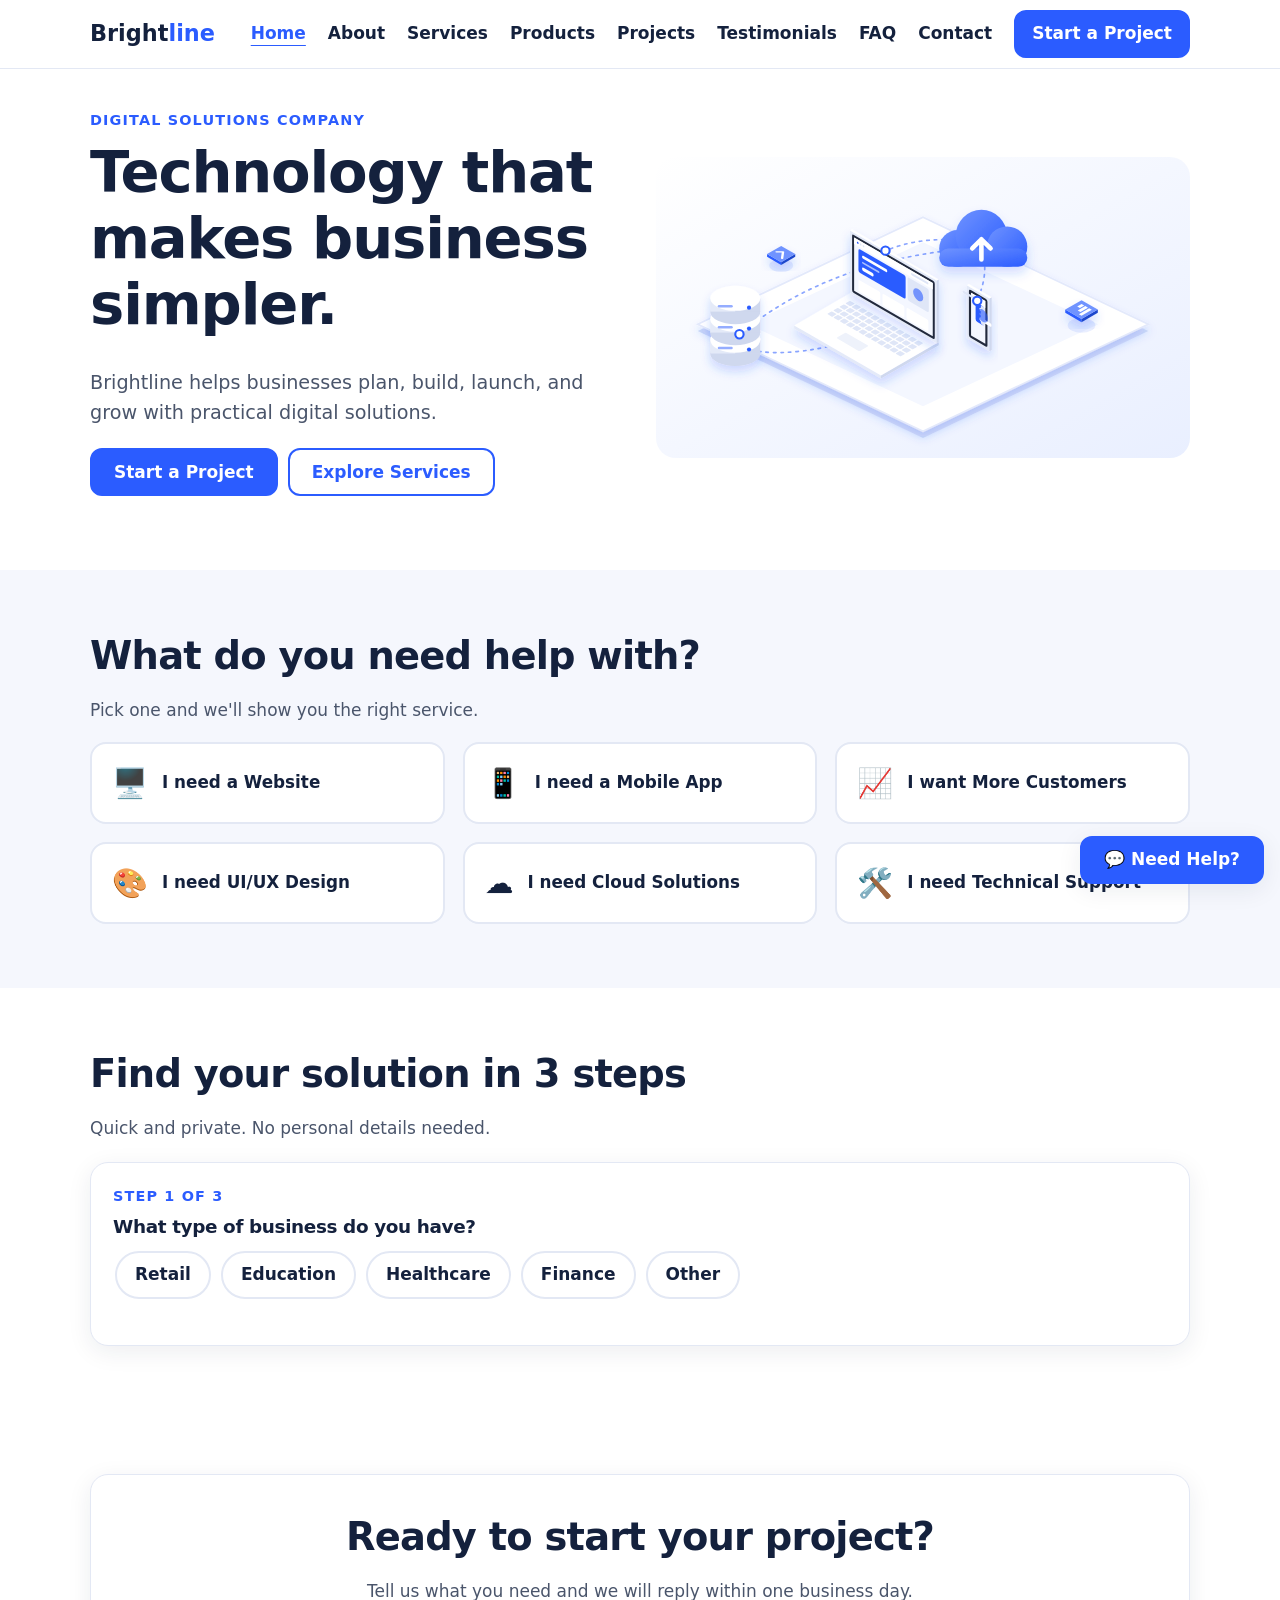
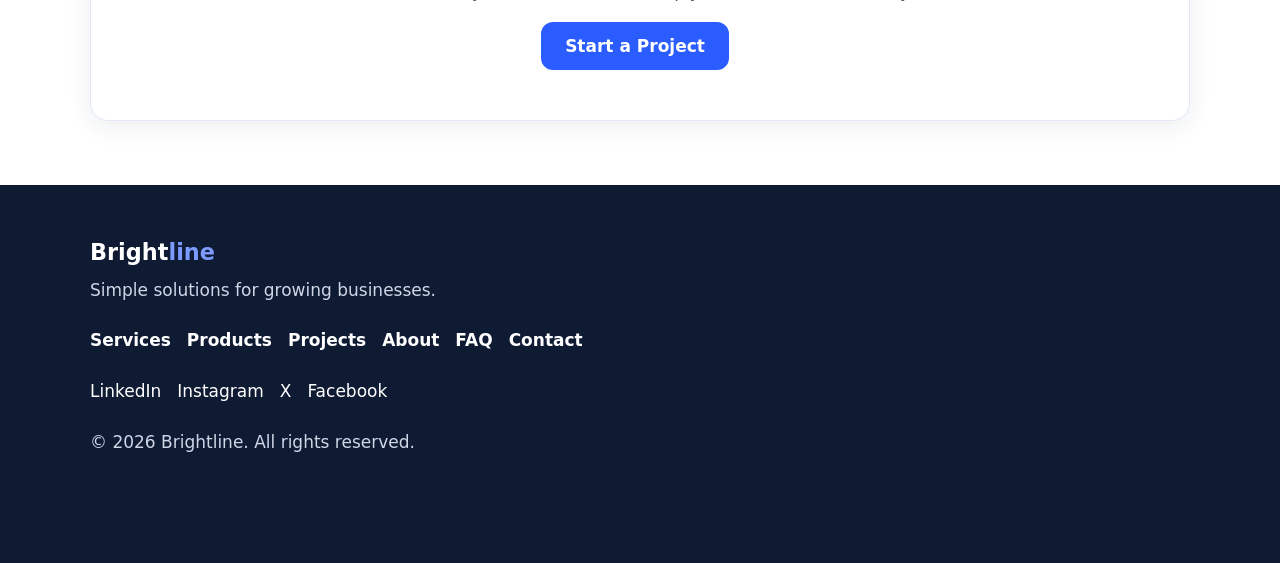
<file: brightline-website/index.html>
<!DOCTYPE html>
<html lang="en"><head><meta charset="utf-8"><meta name="viewport" content="width=device-width, initial-scale=1, viewport-fit=cover"><title>Brightline – Technology that makes business simpler</title><meta name="description" content="Brightline helps businesses plan, build, launch, and grow with practical digital solutions."><link rel="stylesheet" href="style.css"></head>
<body>
<a class="skip" href="#main">Skip to content</a>
<header><div class="w hd"><a class="logo" href="index.html">Bright<span>line</span></a>
<nav id="nav" aria-label="Main"><a class="on" aria-current="page" href="index.html">Home</a><a href="about.html">About</a><a href="services.html">Services</a><a href="products.html">Products</a><a href="projects.html">Projects</a><a href="testimonials.html">Testimonials</a><a href="faq.html">FAQ</a><a href="contact.html">Contact</a></nav>
<a class="btn sm" href="contact.html">Start a Project</a>
<button class="mb" id="mb" aria-expanded="false" aria-controls="nav" aria-label="Menu">☰</button></div></header>
<main id="main">
<section id="home" class="hero"><div class="w hg"><div>
<p class="eb">Digital solutions company</p><h1>Technology that makes business simpler.</h1>
<p class="lead">Brightline helps businesses plan, build, launch, and grow with practical digital solutions.</p>
<a class="btn" href="contact.html">Start a Project</a><a class="btn o" href="services.html">Explore Services</a></div>
<img id="hero" width="640" height="360" alt="Isometric illustration of a laptop, cloud, phone and database connected together"></div></section><section id="needs" class="alt"><div class="w"><h2>What do you need help with?</h2><p>Pick one and we'll show you the right service.</p>
<div class="g g3" id="nd"></div><div class="card" id="np" aria-live="polite" hidden></div></div></section><section id="finder"><div class="w"><h2>Find your solution in 3 steps</h2><p>Quick and private. No personal details needed.</p><div class="card" id="fd" aria-live="polite"></div></div></section><section id="cta"><div class="w"><div class="card" style="text-align:center;padding:40px 20px"><h2>Ready to start your project?</h2><p>Tell us what you need and we will reply within one business day.</p><a class="btn" href="contact.html">Start a Project</a></div></div></section>
</main>
<footer><div class="w"><a class="logo" href="index.html">Bright<span style="color:#7c9bff">line</span></a><p>Simple solutions for growing businesses.</p>
<nav style="display:block;position:static;background:none;border:0;padding:0" aria-label="Footer"><a href="services.html">Services</a><a href="products.html">Products</a><a href="projects.html">Projects</a><a href="about.html">About</a><a href="faq.html">FAQ</a><a href="contact.html">Contact</a></nav>
<p style="margin-top:12px"><a href="contact.html">LinkedIn</a><a href="contact.html">Instagram</a><a href="contact.html">X</a><a href="contact.html">Facebook</a></p>
<p>© 2026 Brightline. All rights reserved.</p></div></footer>
<div class="card" id="fp" hidden><h3>I'm interested in…</h3><div class="row" style="flex-wrap:wrap;overflow:visible" id="fo"></div><a class="btn" href="contact.html" style="margin:0" id="fc">Contact Us</a></div>
<button class="btn fb" id="fb" aria-expanded="false" aria-controls="fp">💬 Need Help?</button>
<script src="script.js"></script>
</body></html>
</file>
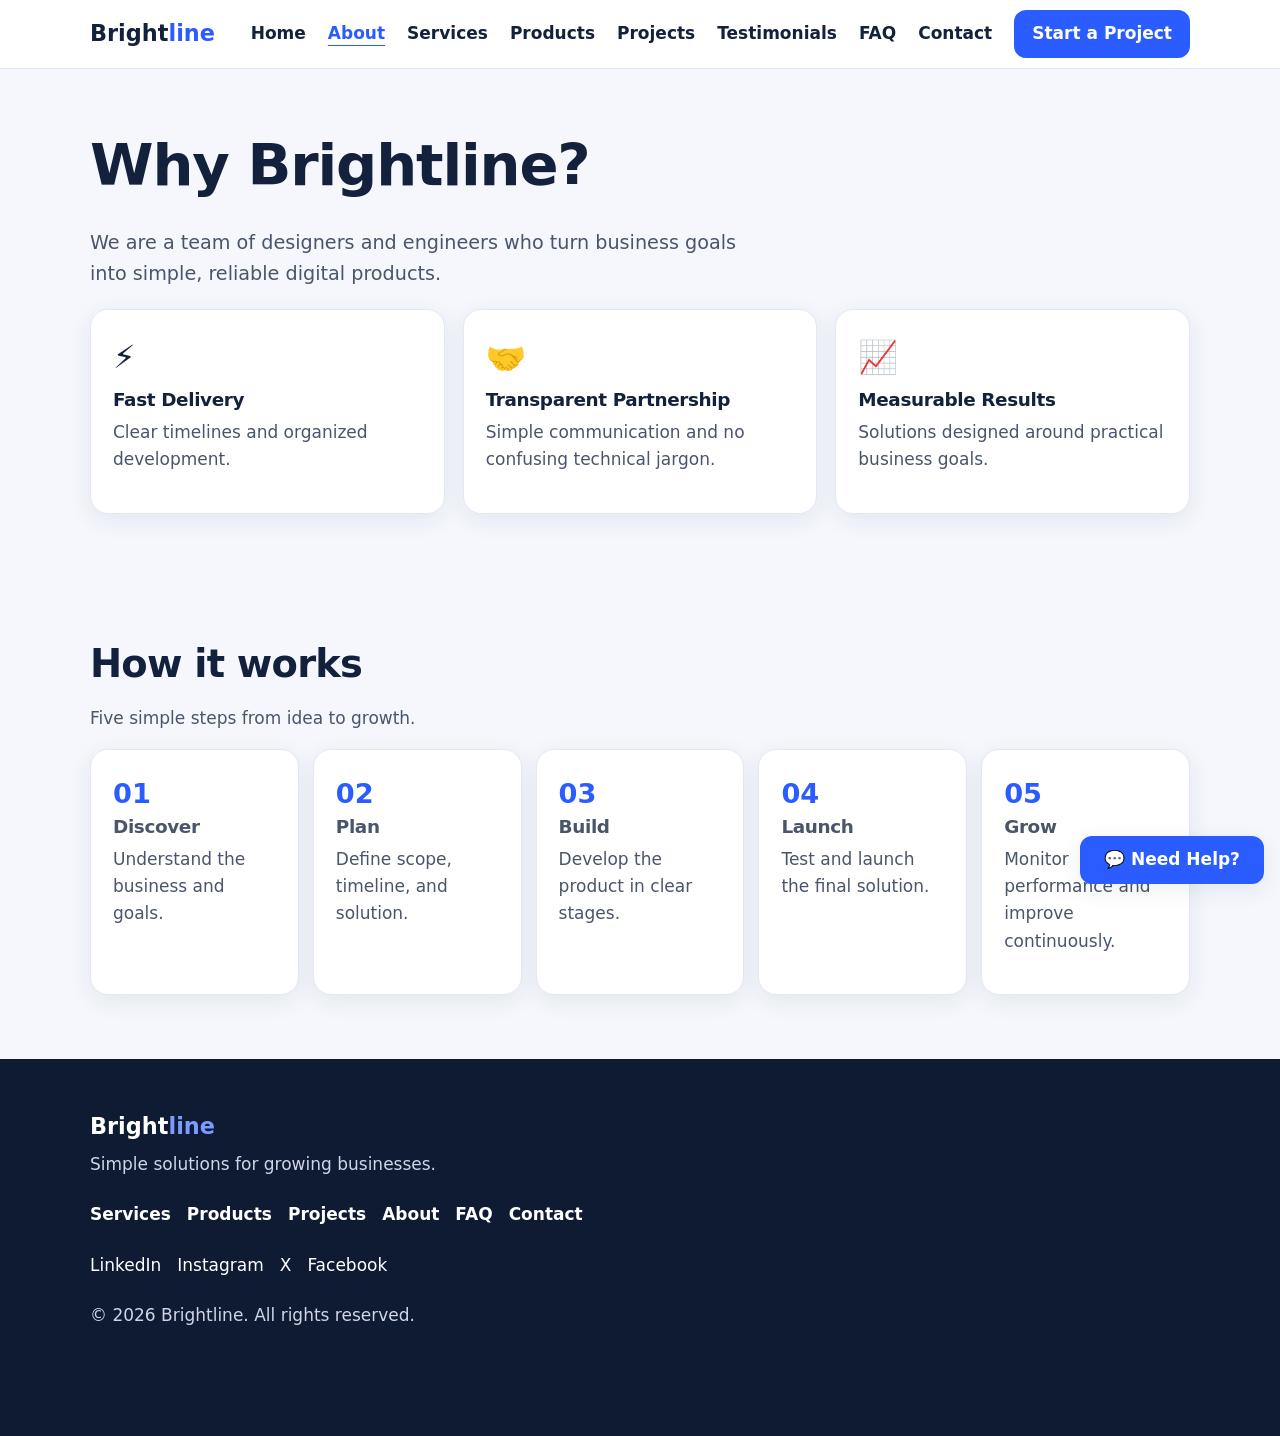
<file: brightline-website/about.html>
<!DOCTYPE html>
<html lang="en"><head><meta charset="utf-8"><meta name="viewport" content="width=device-width, initial-scale=1, viewport-fit=cover"><title>About – Brightline</title><meta name="description" content="Brightline helps businesses plan, build, launch, and grow with practical digital solutions."><link rel="stylesheet" href="style.css"></head>
<body>
<a class="skip" href="#main">Skip to content</a>
<header><div class="w hd"><a class="logo" href="index.html">Bright<span>line</span></a>
<nav id="nav" aria-label="Main"><a href="index.html">Home</a><a class="on" aria-current="page" href="about.html">About</a><a href="services.html">Services</a><a href="products.html">Products</a><a href="projects.html">Projects</a><a href="testimonials.html">Testimonials</a><a href="faq.html">FAQ</a><a href="contact.html">Contact</a></nav>
<a class="btn sm" href="contact.html">Start a Project</a>
<button class="mb" id="mb" aria-expanded="false" aria-controls="nav" aria-label="Menu">☰</button></div></header>
<main id="main">
<section id="about" class="alt"><div class="w"><h1>Why Brightline?</h1><p class="lead">We are a team of designers and engineers who turn business goals into simple, reliable digital products.</p>
<div class="g g3"><div class="card"><div class="ico">⚡</div><h3>Fast Delivery</h3><p>Clear timelines and organized development.</p></div>
<div class="card"><div class="ico">🤝</div><h3>Transparent Partnership</h3><p>Simple communication and no confusing technical jargon.</p></div>
<div class="card"><div class="ico">📈</div><h3>Measurable Results</h3><p>Solutions designed around practical business goals.</p></div></div></div></section><section id="how" class="alt"><div class="w"><h2>How it works</h2><p>Five simple steps from idea to growth.</p><ol class="tl">
<li class="card"><b>01</b><h3>Discover</h3><p>Understand the business and goals.</p></li><li class="card"><b>02</b><h3>Plan</h3><p>Define scope, timeline, and solution.</p></li>
<li class="card"><b>03</b><h3>Build</h3><p>Develop the product in clear stages.</p></li><li class="card"><b>04</b><h3>Launch</h3><p>Test and launch the final solution.</p></li>
<li class="card"><b>05</b><h3>Grow</h3><p>Monitor performance and improve continuously.</p></li></ol></div></section>
</main>
<footer><div class="w"><a class="logo" href="index.html">Bright<span style="color:#7c9bff">line</span></a><p>Simple solutions for growing businesses.</p>
<nav style="display:block;position:static;background:none;border:0;padding:0" aria-label="Footer"><a href="services.html">Services</a><a href="products.html">Products</a><a href="projects.html">Projects</a><a href="about.html">About</a><a href="faq.html">FAQ</a><a href="contact.html">Contact</a></nav>
<p style="margin-top:12px"><a href="contact.html">LinkedIn</a><a href="contact.html">Instagram</a><a href="contact.html">X</a><a href="contact.html">Facebook</a></p>
<p>© 2026 Brightline. All rights reserved.</p></div></footer>
<div class="card" id="fp" hidden><h3>I'm interested in…</h3><div class="row" style="flex-wrap:wrap;overflow:visible" id="fo"></div><a class="btn" href="contact.html" style="margin:0" id="fc">Contact Us</a></div>
<button class="btn fb" id="fb" aria-expanded="false" aria-controls="fp">💬 Need Help?</button>
<script src="script.js"></script>
</body></html>
</file>
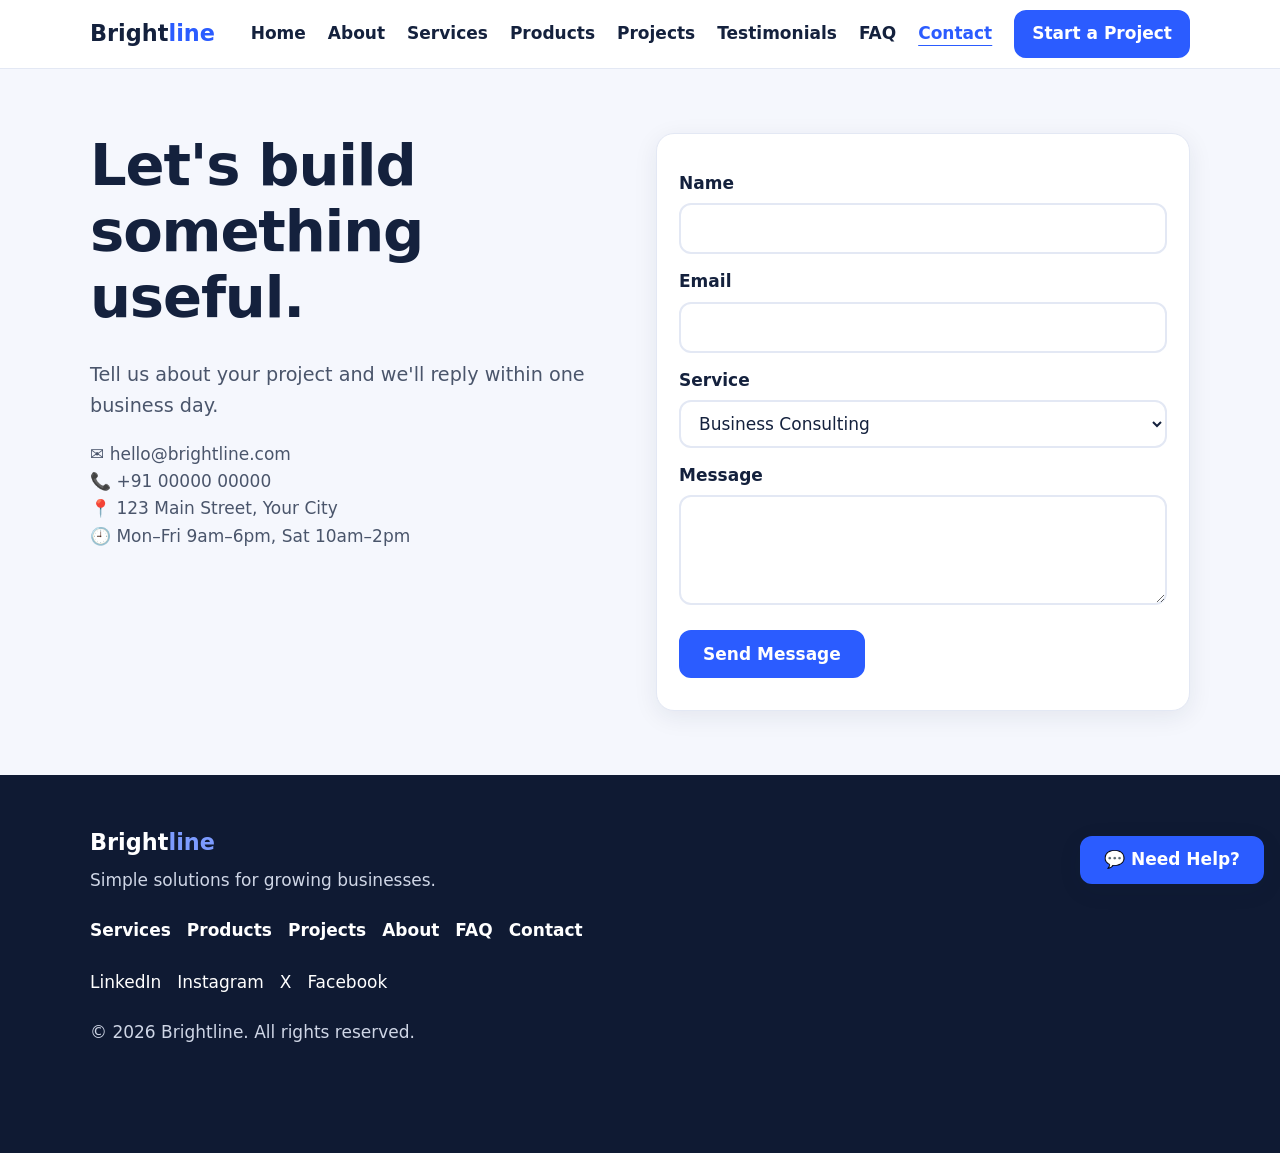
<file: brightline-website/contact.html>
<!DOCTYPE html>
<html lang="en"><head><meta charset="utf-8"><meta name="viewport" content="width=device-width, initial-scale=1, viewport-fit=cover"><title>Contact – Brightline</title><meta name="description" content="Brightline helps businesses plan, build, launch, and grow with practical digital solutions."><link rel="stylesheet" href="style.css"></head>
<body>
<a class="skip" href="#main">Skip to content</a>
<header><div class="w hd"><a class="logo" href="index.html">Bright<span>line</span></a>
<nav id="nav" aria-label="Main"><a href="index.html">Home</a><a href="about.html">About</a><a href="services.html">Services</a><a href="products.html">Products</a><a href="projects.html">Projects</a><a href="testimonials.html">Testimonials</a><a href="faq.html">FAQ</a><a class="on" aria-current="page" href="contact.html">Contact</a></nav>
<a class="btn sm" href="contact.html">Start a Project</a>
<button class="mb" id="mb" aria-expanded="false" aria-controls="nav" aria-label="Menu">☰</button></div></header>
<main id="main">
<section id="contact" class="alt"><div class="w cg"><div><h1>Let's build something useful.</h1><p class="lead">Tell us about your project and we'll reply within one business day.</p>
<p>✉️ hello@brightline.com<br>📞 +91 00000 00000<br>📍 123 Main Street, Your City<br>🕘 Mon–Fri 9am–6pm, Sat 10am–2pm</p></div>
<form class="card" id="cf"><label for="nm">Name</label><input id="nm" autocomplete="name" required>
<label for="em">Email</label><input id="em" type="email" autocomplete="email" required>
<label for="sel">Service</label><select id="sel"></select>
<label for="ms">Message</label><textarea id="ms" required></textarea>
<p></p><button class="btn" type="submit">Send Message</button>
<div class="ok" id="ok" role="status">✓ Thank you! Your message has been sent. We'll reply within one business day.</div></form></div></section>
</main>
<footer><div class="w"><a class="logo" href="index.html">Bright<span style="color:#7c9bff">line</span></a><p>Simple solutions for growing businesses.</p>
<nav style="display:block;position:static;background:none;border:0;padding:0" aria-label="Footer"><a href="services.html">Services</a><a href="products.html">Products</a><a href="projects.html">Projects</a><a href="about.html">About</a><a href="faq.html">FAQ</a><a href="contact.html">Contact</a></nav>
<p style="margin-top:12px"><a href="contact.html">LinkedIn</a><a href="contact.html">Instagram</a><a href="contact.html">X</a><a href="contact.html">Facebook</a></p>
<p>© 2026 Brightline. All rights reserved.</p></div></footer>
<div class="card" id="fp" hidden><h3>I'm interested in…</h3><div class="row" style="flex-wrap:wrap;overflow:visible" id="fo"></div><a class="btn" href="contact.html" style="margin:0" id="fc">Contact Us</a></div>
<button class="btn fb" id="fb" aria-expanded="false" aria-controls="fp">💬 Need Help?</button>
<script src="script.js"></script>
</body></html>
</file>
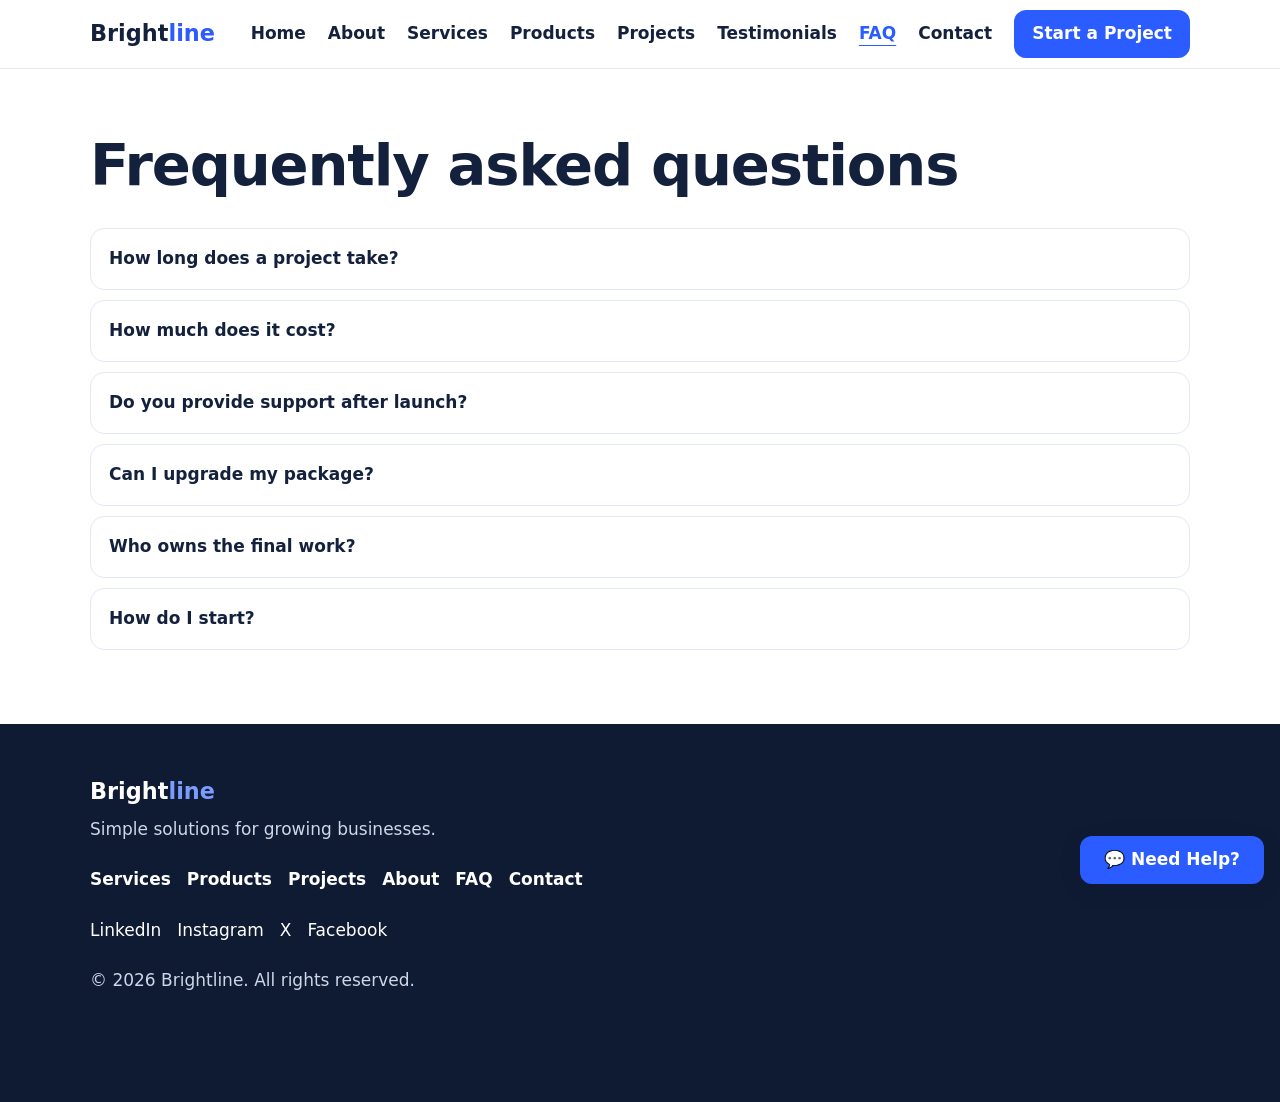
<file: brightline-website/faq.html>
<!DOCTYPE html>
<html lang="en"><head><meta charset="utf-8"><meta name="viewport" content="width=device-width, initial-scale=1, viewport-fit=cover"><title>FAQ – Brightline</title><meta name="description" content="Brightline helps businesses plan, build, launch, and grow with practical digital solutions."><link rel="stylesheet" href="style.css"></head>
<body>
<a class="skip" href="#main">Skip to content</a>
<header><div class="w hd"><a class="logo" href="index.html">Bright<span>line</span></a>
<nav id="nav" aria-label="Main"><a href="index.html">Home</a><a href="about.html">About</a><a href="services.html">Services</a><a href="products.html">Products</a><a href="projects.html">Projects</a><a href="testimonials.html">Testimonials</a><a class="on" aria-current="page" href="faq.html">FAQ</a><a href="contact.html">Contact</a></nav>
<a class="btn sm" href="contact.html">Start a Project</a>
<button class="mb" id="mb" aria-expanded="false" aria-controls="nav" aria-label="Menu">☰</button></div></header>
<main id="main">
<section id="faq"><div class="w"><h1>Frequently asked questions</h1><div id="fq"></div></div></section>
</main>
<footer><div class="w"><a class="logo" href="index.html">Bright<span style="color:#7c9bff">line</span></a><p>Simple solutions for growing businesses.</p>
<nav style="display:block;position:static;background:none;border:0;padding:0" aria-label="Footer"><a href="services.html">Services</a><a href="products.html">Products</a><a href="projects.html">Projects</a><a href="about.html">About</a><a href="faq.html">FAQ</a><a href="contact.html">Contact</a></nav>
<p style="margin-top:12px"><a href="contact.html">LinkedIn</a><a href="contact.html">Instagram</a><a href="contact.html">X</a><a href="contact.html">Facebook</a></p>
<p>© 2026 Brightline. All rights reserved.</p></div></footer>
<div class="card" id="fp" hidden><h3>I'm interested in…</h3><div class="row" style="flex-wrap:wrap;overflow:visible" id="fo"></div><a class="btn" href="contact.html" style="margin:0" id="fc">Contact Us</a></div>
<button class="btn fb" id="fb" aria-expanded="false" aria-controls="fp">💬 Need Help?</button>
<script src="script.js"></script>
</body></html>
</file>
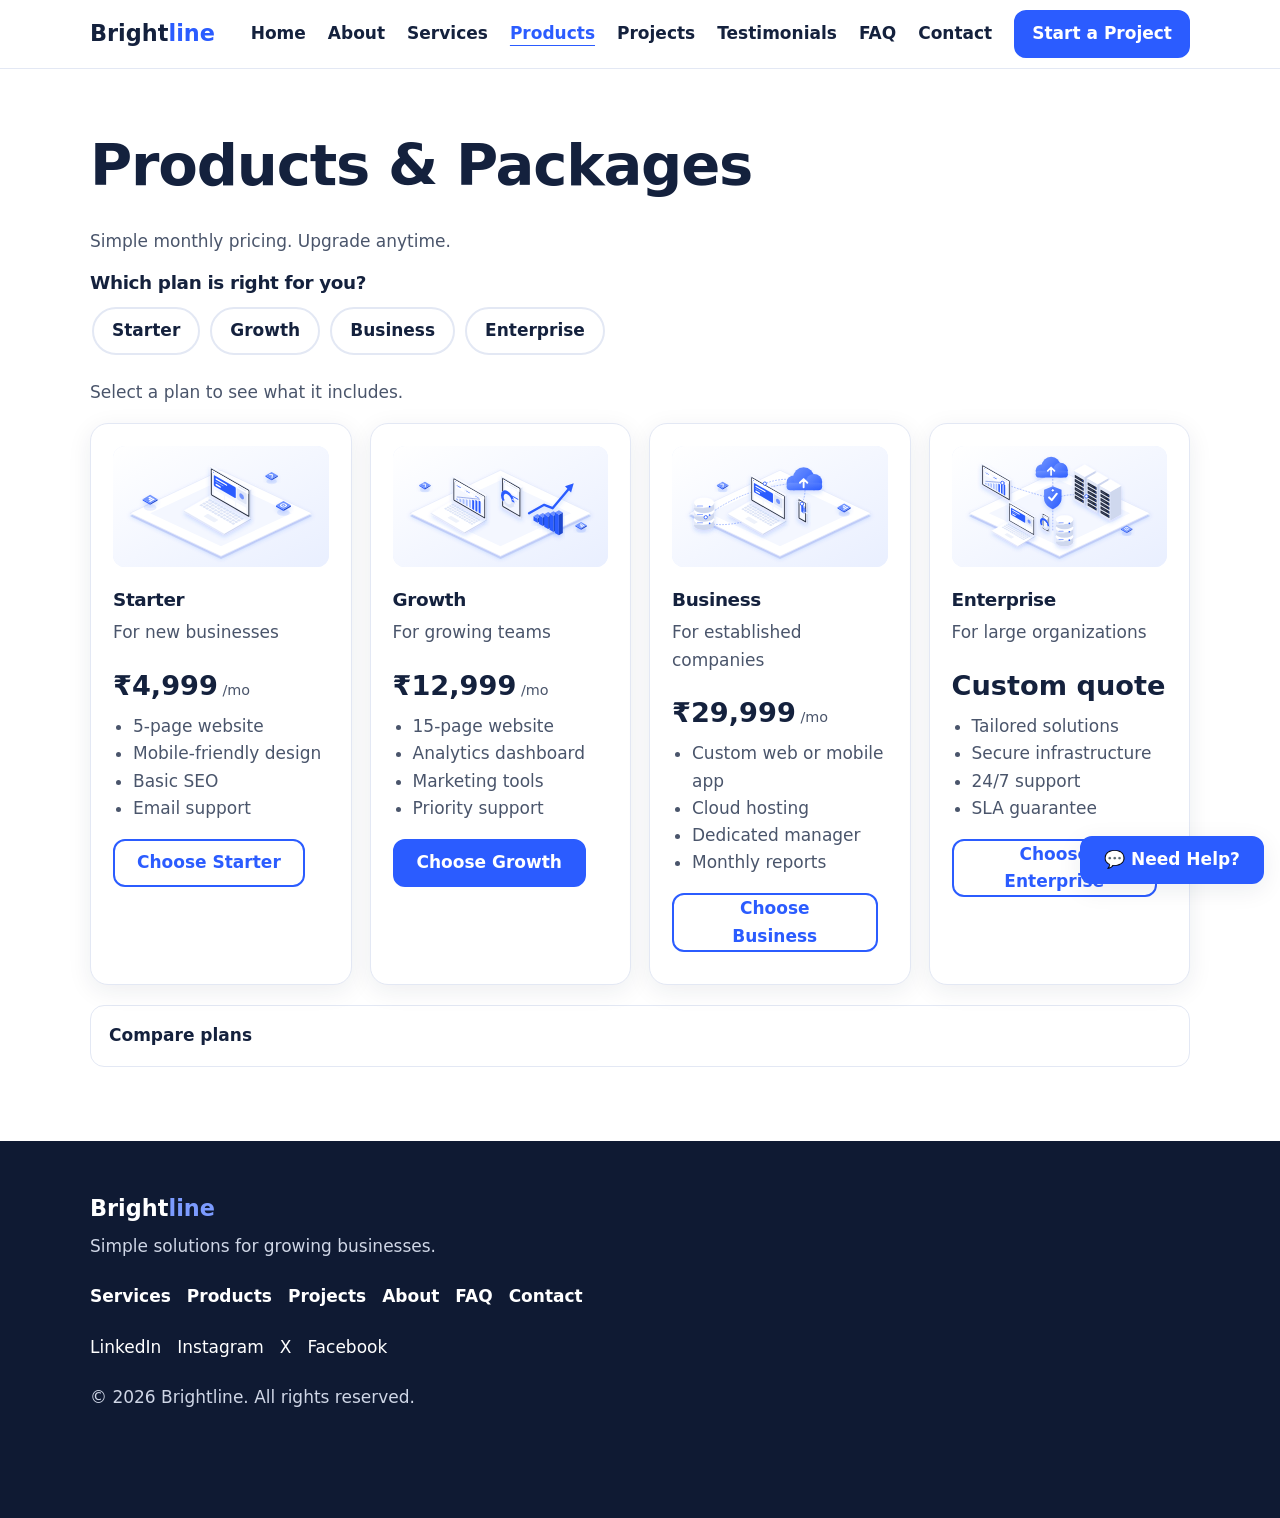
<file: brightline-website/products.html>
<!DOCTYPE html>
<html lang="en"><head><meta charset="utf-8"><meta name="viewport" content="width=device-width, initial-scale=1, viewport-fit=cover"><title>Products & Packages – Brightline</title><meta name="description" content="Brightline helps businesses plan, build, launch, and grow with practical digital solutions."><link rel="stylesheet" href="style.css"></head>
<body>
<a class="skip" href="#main">Skip to content</a>
<header><div class="w hd"><a class="logo" href="index.html">Bright<span>line</span></a>
<nav id="nav" aria-label="Main"><a href="index.html">Home</a><a href="about.html">About</a><a href="services.html">Services</a><a class="on" aria-current="page" href="products.html">Products</a><a href="projects.html">Projects</a><a href="testimonials.html">Testimonials</a><a href="faq.html">FAQ</a><a href="contact.html">Contact</a></nav>
<a class="btn sm" href="contact.html">Start a Project</a>
<button class="mb" id="mb" aria-expanded="false" aria-controls="nav" aria-label="Menu">☰</button></div></header>
<main id="main">
<section id="products"><div class="w"><h1>Products &amp; Packages</h1><p>Simple monthly pricing. Upgrade anytime.</p>
<h3>Which plan is right for you?</h3><div class="row" id="pp" role="group" aria-label="Choose a plan"></div><p id="pd" aria-live="polite">Select a plan to see what it includes.</p>
<div class="g g4" id="pk"></div>
<details style="margin-top:20px"><summary>Compare plans</summary><div class="tw"><table><tr><th>Feature</th><th>Starter</th><th>Growth</th><th>Business</th><th>Enterprise</th></tr>
<tr><td>Website pages</td><td>5</td><td>15</td><td>Unlimited</td><td>Unlimited</td></tr><tr><td>Mobile app</td><td>No</td><td>No</td><td>Yes</td><td>Yes</td></tr>
<tr><td>Analytics</td><td>Basic</td><td>Yes</td><td>Advanced</td><td>Advanced</td></tr><tr><td>Cloud hosting</td><td>No</td><td>No</td><td>Yes</td><td>Yes</td></tr>
<tr><td>Support</td><td>Email</td><td>Priority</td><td>Dedicated</td><td>24/7</td></tr></table></div></details></div></section>
</main>
<footer><div class="w"><a class="logo" href="index.html">Bright<span style="color:#7c9bff">line</span></a><p>Simple solutions for growing businesses.</p>
<nav style="display:block;position:static;background:none;border:0;padding:0" aria-label="Footer"><a href="services.html">Services</a><a href="products.html">Products</a><a href="projects.html">Projects</a><a href="about.html">About</a><a href="faq.html">FAQ</a><a href="contact.html">Contact</a></nav>
<p style="margin-top:12px"><a href="contact.html">LinkedIn</a><a href="contact.html">Instagram</a><a href="contact.html">X</a><a href="contact.html">Facebook</a></p>
<p>© 2026 Brightline. All rights reserved.</p></div></footer>
<div class="card" id="fp" hidden><h3>I'm interested in…</h3><div class="row" style="flex-wrap:wrap;overflow:visible" id="fo"></div><a class="btn" href="contact.html" style="margin:0" id="fc">Contact Us</a></div>
<button class="btn fb" id="fb" aria-expanded="false" aria-controls="fp">💬 Need Help?</button>
<script src="script.js"></script>
</body></html>
</file>
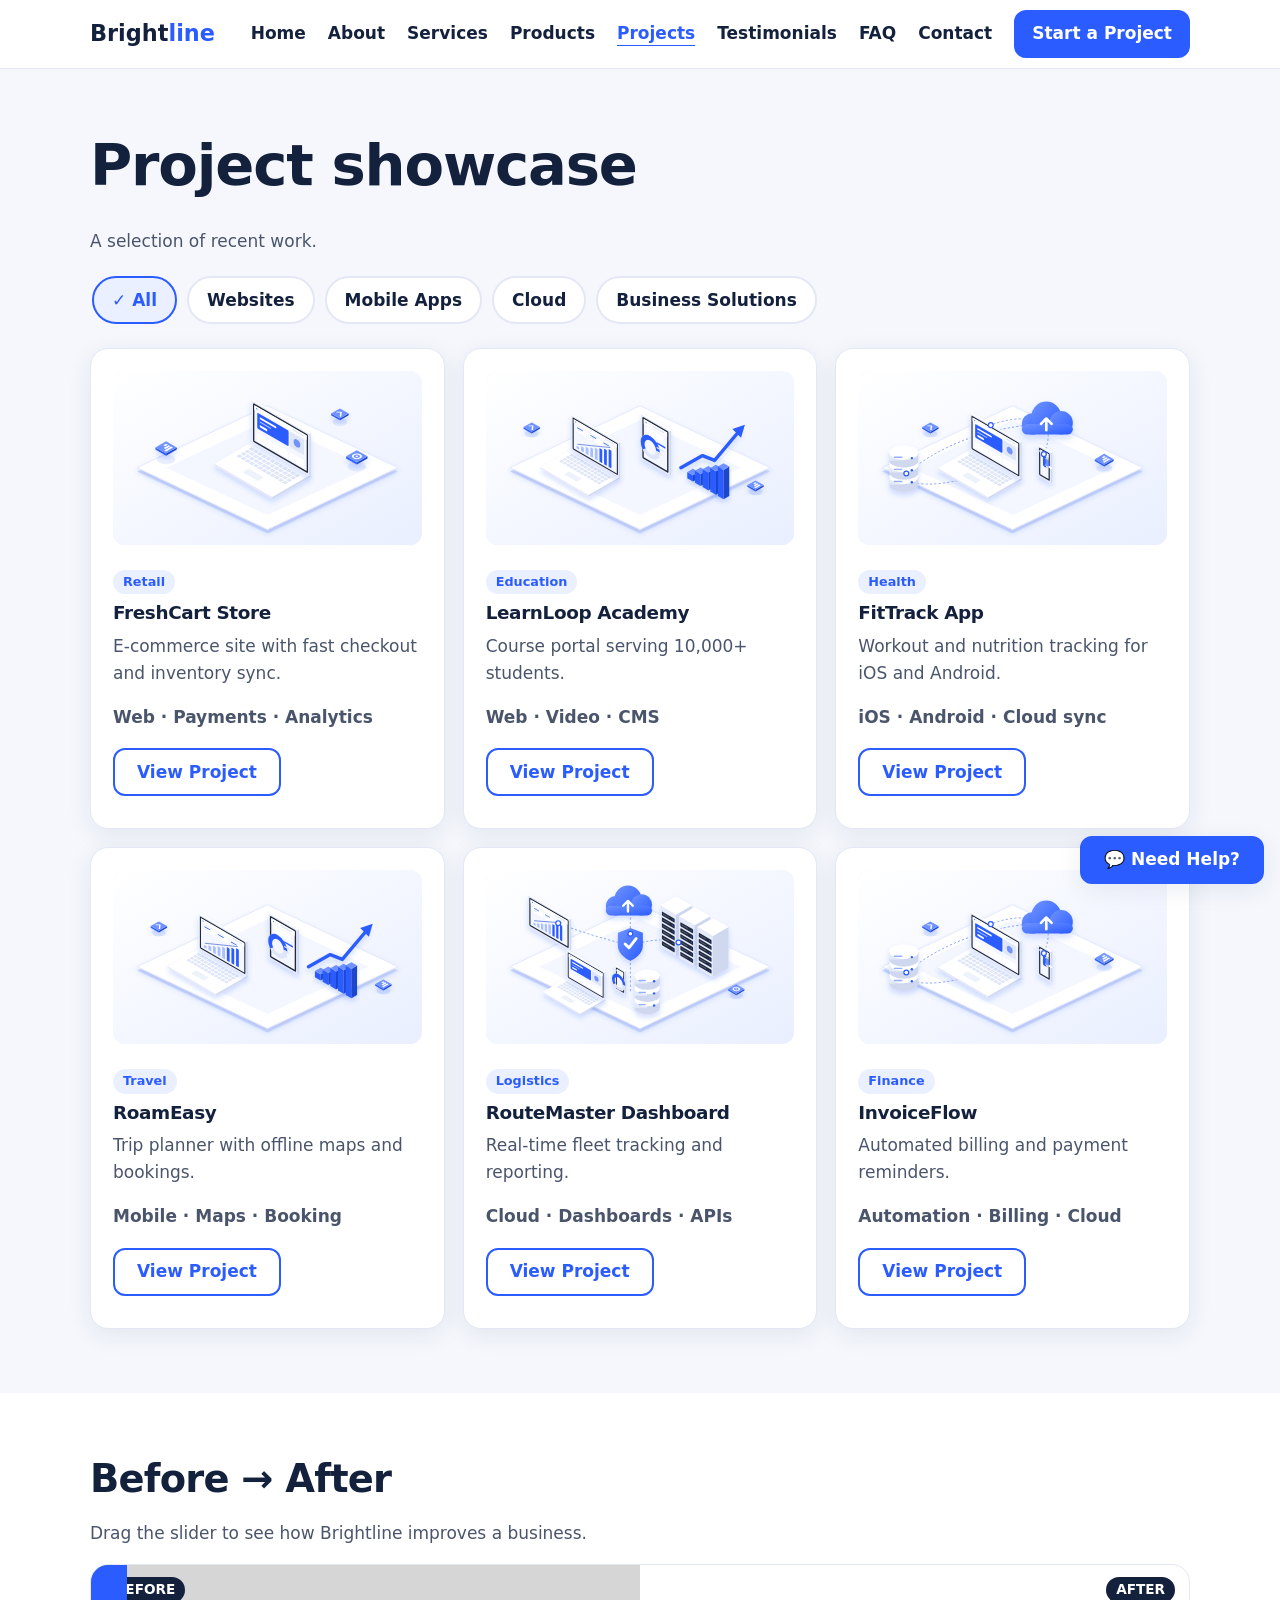
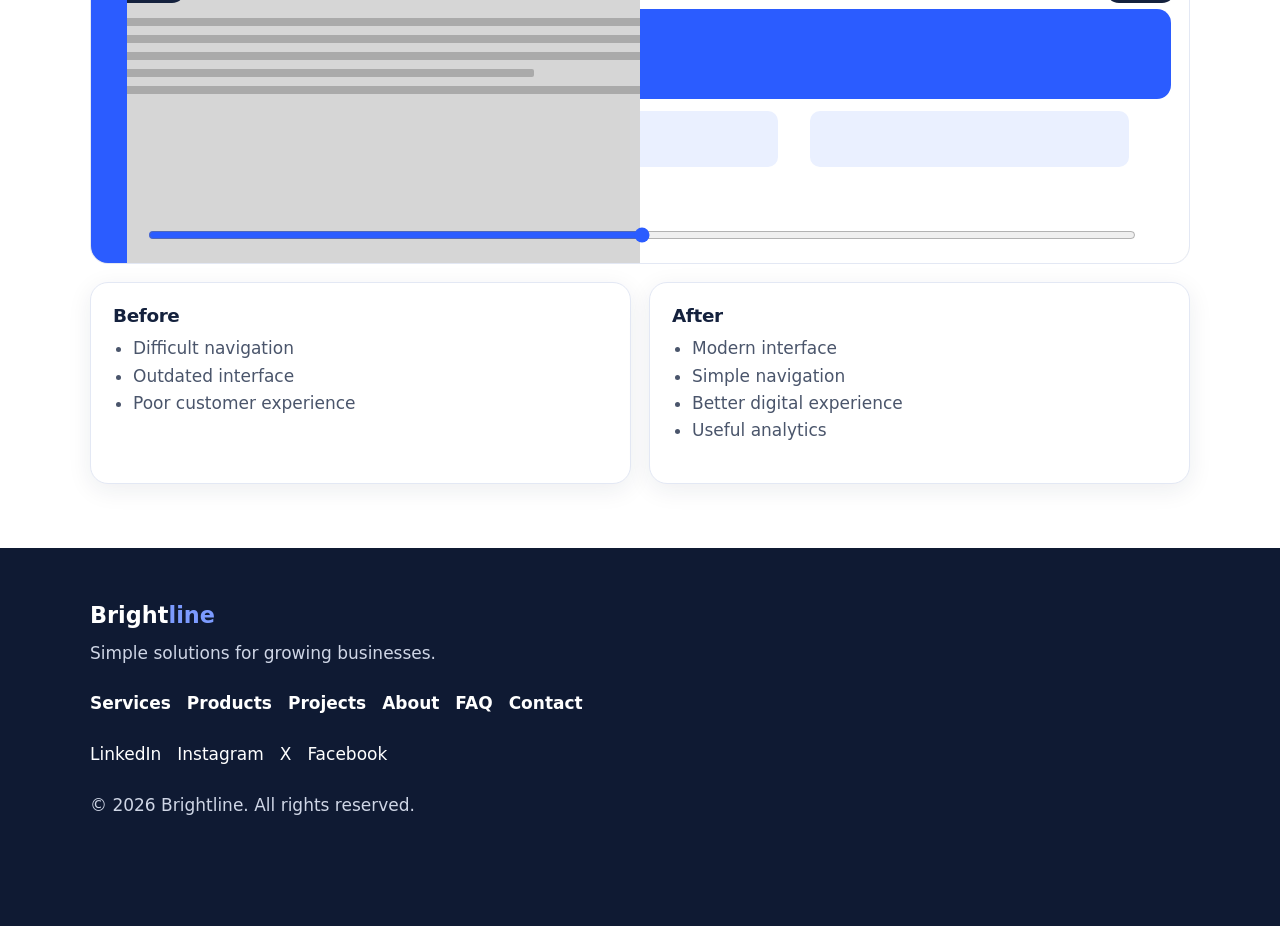
<file: brightline-website/projects.html>
<!DOCTYPE html>
<html lang="en"><head><meta charset="utf-8"><meta name="viewport" content="width=device-width, initial-scale=1, viewport-fit=cover"><title>Projects – Brightline</title><meta name="description" content="Brightline helps businesses plan, build, launch, and grow with practical digital solutions."><link rel="stylesheet" href="style.css"></head>
<body>
<a class="skip" href="#main">Skip to content</a>
<header><div class="w hd"><a class="logo" href="index.html">Bright<span>line</span></a>
<nav id="nav" aria-label="Main"><a href="index.html">Home</a><a href="about.html">About</a><a href="services.html">Services</a><a href="products.html">Products</a><a class="on" aria-current="page" href="projects.html">Projects</a><a href="testimonials.html">Testimonials</a><a href="faq.html">FAQ</a><a href="contact.html">Contact</a></nav>
<a class="btn sm" href="contact.html">Start a Project</a>
<button class="mb" id="mb" aria-expanded="false" aria-controls="nav" aria-label="Menu">☰</button></div></header>
<main id="main">
<section id="projects" class="alt"><div class="w"><h1>Project showcase</h1><p>A selection of recent work.</p><div class="row" id="pf" role="group" aria-label="Filter projects"></div><div class="g g3" id="pj"></div></div></section><section id="results"><div class="w"><h2>Before → After</h2><p>Drag the slider to see how Brightline improves a business.</p>
<div class="ba" id="ba"><div class="bfore"><span class="lb">BEFORE</span><i style="width:90%"></i><i style="width:60%"></i><i style="width:80%"></i><i style="width:40%"></i><i style="width:70%"></i></div>
<div class="aft"><span class="lb">AFTER</span><b></b><u></u><u></u><u></u></div><div class="bar"></div>
<input type="range" id="bs" min="5" max="95" value="50" aria-label="Compare before and after"></div>
<div class="g"><div class="card"><h3>Before</h3><ul><li>Difficult navigation</li><li>Outdated interface</li><li>Poor customer experience</li></ul></div>
<div class="card"><h3>After</h3><ul><li>Modern interface</li><li>Simple navigation</li><li>Better digital experience</li><li>Useful analytics</li></ul></div></div></div></section>
</main>
<footer><div class="w"><a class="logo" href="index.html">Bright<span style="color:#7c9bff">line</span></a><p>Simple solutions for growing businesses.</p>
<nav style="display:block;position:static;background:none;border:0;padding:0" aria-label="Footer"><a href="services.html">Services</a><a href="products.html">Products</a><a href="projects.html">Projects</a><a href="about.html">About</a><a href="faq.html">FAQ</a><a href="contact.html">Contact</a></nav>
<p style="margin-top:12px"><a href="contact.html">LinkedIn</a><a href="contact.html">Instagram</a><a href="contact.html">X</a><a href="contact.html">Facebook</a></p>
<p>© 2026 Brightline. All rights reserved.</p></div></footer>
<div class="card" id="fp" hidden><h3>I'm interested in…</h3><div class="row" style="flex-wrap:wrap;overflow:visible" id="fo"></div><a class="btn" href="contact.html" style="margin:0" id="fc">Contact Us</a></div>
<button class="btn fb" id="fb" aria-expanded="false" aria-controls="fp">💬 Need Help?</button>
<script src="script.js"></script>
</body></html>
</file>
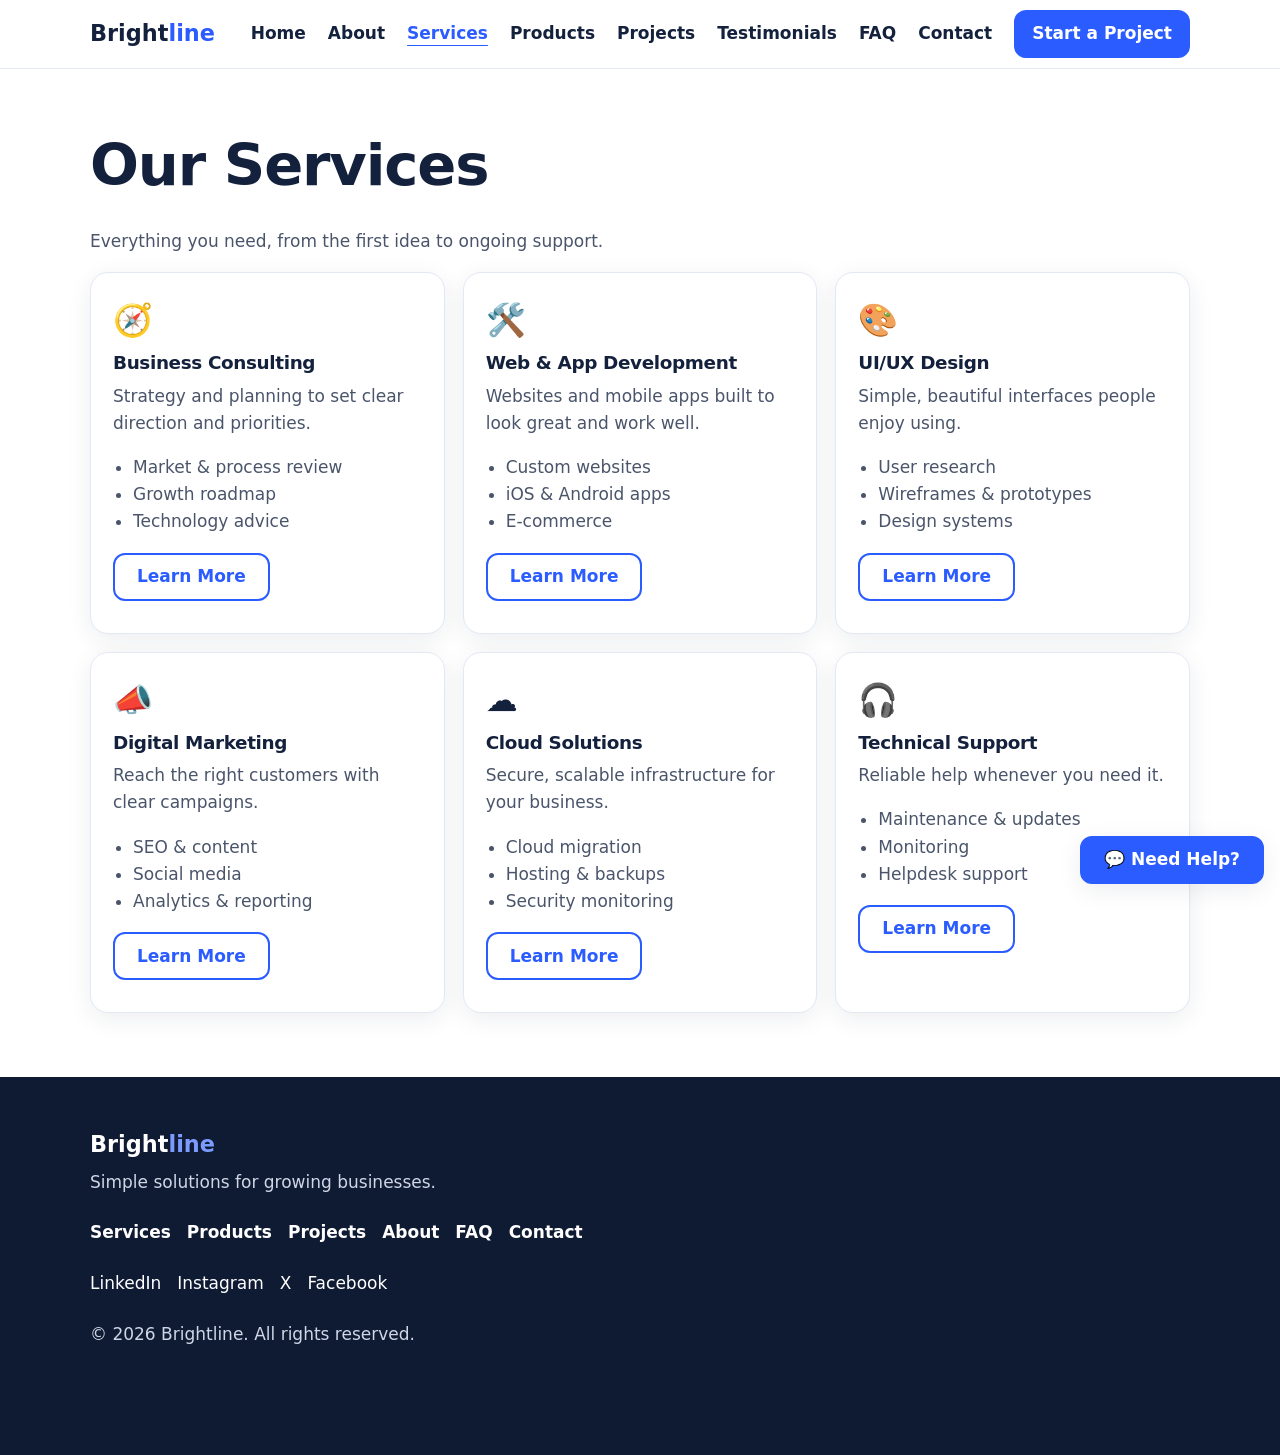
<file: brightline-website/services.html>
<!DOCTYPE html>
<html lang="en"><head><meta charset="utf-8"><meta name="viewport" content="width=device-width, initial-scale=1, viewport-fit=cover"><title>Services – Brightline</title><meta name="description" content="Brightline helps businesses plan, build, launch, and grow with practical digital solutions."><link rel="stylesheet" href="style.css"></head>
<body>
<a class="skip" href="#main">Skip to content</a>
<header><div class="w hd"><a class="logo" href="index.html">Bright<span>line</span></a>
<nav id="nav" aria-label="Main"><a href="index.html">Home</a><a href="about.html">About</a><a class="on" aria-current="page" href="services.html">Services</a><a href="products.html">Products</a><a href="projects.html">Projects</a><a href="testimonials.html">Testimonials</a><a href="faq.html">FAQ</a><a href="contact.html">Contact</a></nav>
<a class="btn sm" href="contact.html">Start a Project</a>
<button class="mb" id="mb" aria-expanded="false" aria-controls="nav" aria-label="Menu">☰</button></div></header>
<main id="main">
<section id="services"><div class="w"><h1>Our Services</h1><p>Everything you need, from the first idea to ongoing support.</p><div class="g g3" id="sv"></div></div></section>
</main>
<footer><div class="w"><a class="logo" href="index.html">Bright<span style="color:#7c9bff">line</span></a><p>Simple solutions for growing businesses.</p>
<nav style="display:block;position:static;background:none;border:0;padding:0" aria-label="Footer"><a href="services.html">Services</a><a href="products.html">Products</a><a href="projects.html">Projects</a><a href="about.html">About</a><a href="faq.html">FAQ</a><a href="contact.html">Contact</a></nav>
<p style="margin-top:12px"><a href="contact.html">LinkedIn</a><a href="contact.html">Instagram</a><a href="contact.html">X</a><a href="contact.html">Facebook</a></p>
<p>© 2026 Brightline. All rights reserved.</p></div></footer>
<div class="card" id="fp" hidden><h3>I'm interested in…</h3><div class="row" style="flex-wrap:wrap;overflow:visible" id="fo"></div><a class="btn" href="contact.html" style="margin:0" id="fc">Contact Us</a></div>
<button class="btn fb" id="fb" aria-expanded="false" aria-controls="fp">💬 Need Help?</button>
<script src="script.js"></script>
</body></html>
</file>
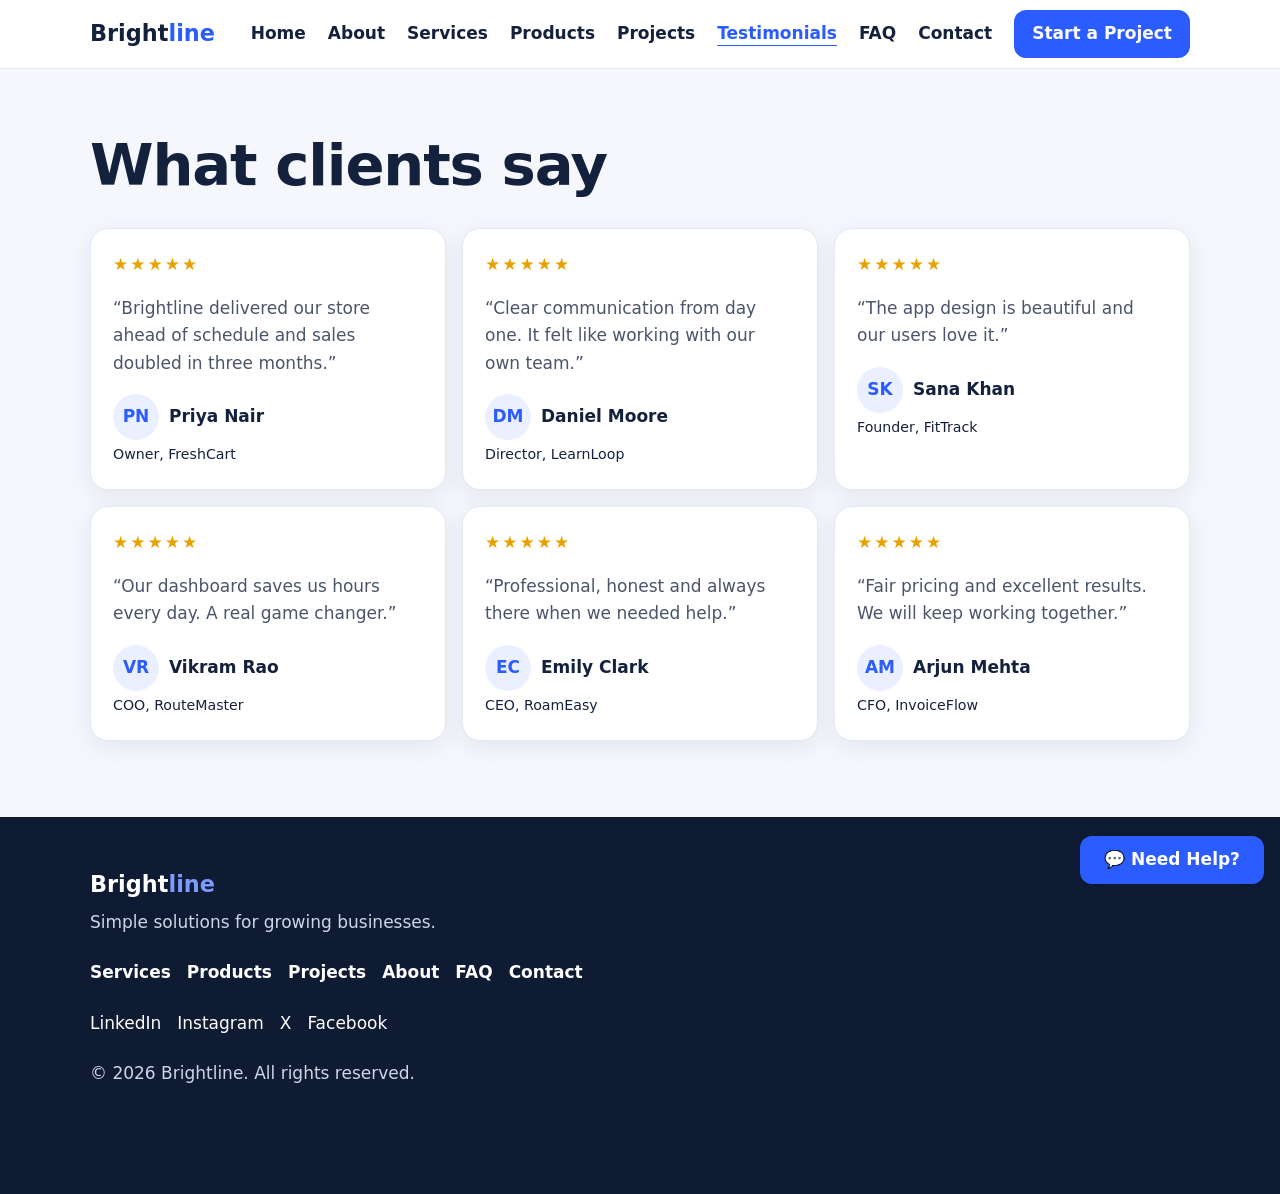
<file: brightline-website/testimonials.html>
<!DOCTYPE html>
<html lang="en"><head><meta charset="utf-8"><meta name="viewport" content="width=device-width, initial-scale=1, viewport-fit=cover"><title>Testimonials – Brightline</title><meta name="description" content="Brightline helps businesses plan, build, launch, and grow with practical digital solutions."><link rel="stylesheet" href="style.css"></head>
<body>
<a class="skip" href="#main">Skip to content</a>
<header><div class="w hd"><a class="logo" href="index.html">Bright<span>line</span></a>
<nav id="nav" aria-label="Main"><a href="index.html">Home</a><a href="about.html">About</a><a href="services.html">Services</a><a href="products.html">Products</a><a href="projects.html">Projects</a><a class="on" aria-current="page" href="testimonials.html">Testimonials</a><a href="faq.html">FAQ</a><a href="contact.html">Contact</a></nav>
<a class="btn sm" href="contact.html">Start a Project</a>
<button class="mb" id="mb" aria-expanded="false" aria-controls="nav" aria-label="Menu">☰</button></div></header>
<main id="main">
<section id="testimonials" class="alt"><div class="w"><h1>What clients say</h1><div class="car" id="tm"></div></div></section>
</main>
<footer><div class="w"><a class="logo" href="index.html">Bright<span style="color:#7c9bff">line</span></a><p>Simple solutions for growing businesses.</p>
<nav style="display:block;position:static;background:none;border:0;padding:0" aria-label="Footer"><a href="services.html">Services</a><a href="products.html">Products</a><a href="projects.html">Projects</a><a href="about.html">About</a><a href="faq.html">FAQ</a><a href="contact.html">Contact</a></nav>
<p style="margin-top:12px"><a href="contact.html">LinkedIn</a><a href="contact.html">Instagram</a><a href="contact.html">X</a><a href="contact.html">Facebook</a></p>
<p>© 2026 Brightline. All rights reserved.</p></div></footer>
<div class="card" id="fp" hidden><h3>I'm interested in…</h3><div class="row" style="flex-wrap:wrap;overflow:visible" id="fo"></div><a class="btn" href="contact.html" style="margin:0" id="fc">Contact Us</a></div>
<button class="btn fb" id="fb" aria-expanded="false" aria-controls="fp">💬 Need Help?</button>
<script src="script.js"></script>
</body></html>
</file>
<file: brightline-website/style.css>
:root{box-sizing:border-box;padding-top:env(safe-area-inset-top,0px);padding-bottom:env(safe-area-inset-bottom,0px);--bg:#fff;--alt:#f5f7fd;--text:#14213d;--muted:#4a556b;--brand:#2b5cff;--bt:#fff;--line:#e3e8f4;--soft:#eaf0ff;--sh:0 6px 24px rgba(20,33,61,.08)}
@media(prefers-color-scheme:dark){:root:not([data-theme=light]){--bg:#0f1420;--alt:#151b2b;--text:#eef1f8;--muted:#a9b2c6;--brand:#7c9bff;--bt:#0b0f1a;--line:#27304a;--soft:#1b2440;--sh:0 6px 24px rgba(0,0,0,.4)}}
:root[data-theme=dark]{--bg:#0f1420;--alt:#151b2b;--text:#eef1f8;--muted:#a9b2c6;--brand:#7c9bff;--bt:#0b0f1a;--line:#27304a;--soft:#1b2440;--sh:0 6px 24px rgba(0,0,0,.4)}
*{box-sizing:border-box}
html{scroll-behavior:smooth;scroll-padding-top:calc(76px + env(safe-area-inset-top,0px))}
body{margin:0;background:var(--bg);color:var(--text);font:17px/1.6 system-ui,-apple-system,"Segoe UI",Roboto,sans-serif}
h1,h2,h3{line-height:1.15;letter-spacing:-.02em;margin:0 0 .5em}h1{font-size:clamp(2.2rem,7vw,3.6rem)}h2{font-size:clamp(1.7rem,4.5vw,2.4rem)}h3{font-size:1.15rem}
p,li{color:var(--muted)}p{margin:0 0 1em}ul{padding-left:20px;margin:0 0 1em}a{color:var(--brand)}[hidden]{display:none!important}
:focus-visible{outline:3px solid var(--brand);outline-offset:3px;border-radius:6px}
.skip{position:absolute;left:-999px}.skip:focus{left:8px;top:8px;z-index:50;background:var(--bg);padding:8px 12px}
.w{max-width:1140px;margin:auto;padding:0 20px}section{padding:64px 0}.alt{background:var(--alt)}
.eb{color:var(--brand);font-weight:700;font-size:.9rem;text-transform:uppercase;letter-spacing:.08em;margin:0 0 8px}.lead{font-size:1.2rem;max-width:34em}
header{position:sticky;top:env(safe-area-inset-top,0px);z-index:20;background:var(--bg);border-bottom:1px solid var(--line)}
.hd{display:flex;align-items:center;gap:12px;min-height:68px}.logo{font-weight:800;font-size:1.4rem;color:var(--text);text-decoration:none;margin-right:auto}.logo span{color:var(--brand)}
nav{display:none;position:absolute;left:0;right:0;top:100%;background:var(--bg);border-bottom:1px solid var(--line);padding:8px 20px 14px;flex-direction:column}nav.open{display:flex}
nav a{padding:12px 6px;color:var(--text);text-decoration:none;font-weight:600;border-radius:8px}nav a:hover{color:var(--brand)}nav a.on{color:var(--brand);text-decoration:underline;text-underline-offset:6px}
.mb{min-width:48px;min-height:48px;border:1px solid var(--line);background:var(--bg);color:var(--text);border-radius:12px;font-size:1.3rem;cursor:pointer}
@media(min-width:1020px){nav{display:flex;position:static;flex-direction:row;border:0;padding:0;gap:2px;background:none}nav a{padding:8px 10px}.mb{display:none}}
.btn{display:inline-flex;align-items:center;justify-content:center;min-height:48px;padding:0 22px;border-radius:12px;font:inherit;font-weight:700;border:2px solid var(--brand);background:var(--brand);color:var(--bt);text-decoration:none;cursor:pointer;margin:0 10px 10px 0;transition:transform .15s,box-shadow .15s}
.btn:hover{transform:translateY(-2px);box-shadow:var(--sh)}.btn.o{background:transparent;color:var(--brand)}.sm{margin:0;padding:0 16px}
.chip{min-height:48px;padding:0 18px;border-radius:99px;border:2px solid var(--line);background:var(--bg);color:var(--text);font:inherit;font-weight:600;cursor:pointer;transition:.15s}.chip:hover{border-color:var(--brand)}
.chip[aria-pressed=true]{border-color:var(--brand);background:var(--soft);color:var(--brand)}.chip[aria-pressed=true]::before{content:"✓ "}
.row{display:flex;gap:10px;overflow-x:auto;padding:4px 2px 10px;margin-bottom:14px}.row .chip{flex:none}
.card{position:relative;background:var(--bg);border:1px solid var(--line);border-radius:18px;padding:22px;box-shadow:var(--sh);transition:transform .2s}.card:hover{transform:translateY(-4px)}
.g{display:grid;gap:18px}.g>*{min-width:0}@media(min-width:700px){.g{grid-template-columns:repeat(2,1fr)}}@media(min-width:1000px){.g3{grid-template-columns:repeat(3,1fr)}.g4{grid-template-columns:repeat(4,1fr)}}
.hero{padding:40px 0 64px}.hg{display:grid;gap:32px;align-items:center}.hg img{width:100%;height:auto;border-radius:20px}@media(min-width:900px){.hg{grid-template-columns:1fr 1fr}}
.nd{display:flex;align-items:center;gap:14px;text-align:left;min-height:76px;padding:16px 20px;font:inherit;font-weight:700;font-size:1.05rem;color:var(--text);background:var(--bg);border:2px solid var(--line);border-radius:16px;cursor:pointer;transition:.2s}
.nd span{font-size:1.8rem}.nd:hover,.nd[aria-pressed=true]{border-color:var(--brand);transform:translateY(-3px);box-shadow:var(--sh)}.nd[aria-pressed=true]::after{content:"✓";margin-left:auto;color:var(--brand)}
#np,#fd{margin-top:20px}
.ico{font-size:2rem;margin-bottom:6px}
.pi{width:100%;height:auto;aspect-ratio:16/9;border-radius:12px;margin-bottom:14px;background:var(--soft)}
.price{font-size:1.7rem;font-weight:800;color:var(--text);margin:6px 0}.price small{font-size:.9rem;font-weight:500;color:var(--muted)}
.pop{border:2px solid var(--brand)}.pop::before{content:"Selected";position:absolute;top:12px;right:12px;background:var(--brand);color:var(--bt);font-size:.8rem;font-weight:700;padding:2px 10px;border-radius:99px}
.tag{display:inline-block;background:var(--soft);color:var(--brand);font-size:.8rem;font-weight:700;padding:2px 10px;border-radius:99px;margin-bottom:8px}
.tl{list-style:none;padding:0;margin:0;display:grid;gap:14px}@media(min-width:1000px){.tl{grid-template-columns:repeat(5,1fr)}}.tl b{color:var(--brand);font-size:1.7rem;display:block}
details{background:var(--bg);border:1px solid var(--line);border-radius:14px;padding:6px 18px;margin-bottom:10px}summary{cursor:pointer;font-weight:700;min-height:48px;display:flex;align-items:center;color:var(--text)}details>*:not(summary){margin-top:0}
.tw{overflow-x:auto}table{border-collapse:collapse;width:100%;min-width:520px}th,td{padding:10px;text-align:center;border-bottom:1px solid var(--line);color:var(--text)}th:first-child,td:first-child{text-align:left}
.ba{position:relative;height:300px;border-radius:18px;overflow:hidden;border:1px solid var(--line);margin-bottom:18px;--p:50%}.ba>div{position:absolute;inset:0;padding:44px 18px 60px}
.bfore{background:#d6d6d6;color:#555}.bfore i{display:block;height:8px;background:#aaa;margin:9px 0;border-radius:2px}.aft{background:#fff;clip-path:inset(0 0 0 var(--p));color:#14213d}
.aft b{display:block;height:90px;background:#2b5cff;border-radius:14px;margin-bottom:12px}.aft u{display:inline-block;width:30%;height:56px;background:#eaf0ff;border-radius:10px;margin-right:3%}
.lb{position:absolute;top:12px;left:14px;font-weight:800;font-size:.85rem;background:#14213d;color:#fff;padding:2px 10px;border-radius:99px}.aft .lb{left:auto;right:14px}
.bar{position:absolute;top:0;bottom:0;left:var(--p);width:3px;background:#2b5cff}.ba input{position:absolute;left:5%;width:90%;bottom:10px;min-height:32px;padding:0;border:0;accent-color:#2b5cff}
.car{display:flex;gap:16px;overflow-x:auto;scroll-snap-type:x mandatory;padding-bottom:12px}.car>*{flex:0 0 85%;scroll-snap-align:start}
@media(min-width:700px){.car>*{flex-basis:45%}}@media(min-width:1000px){.car{display:grid;grid-template-columns:repeat(3,1fr);overflow:visible}}
.av{width:46px;height:46px;border-radius:50%;background:var(--soft);color:var(--brand);display:inline-flex;align-items:center;justify-content:center;font-weight:800;margin-right:10px}.st{color:#e8a200;letter-spacing:2px}
.cg{display:grid;gap:32px}@media(min-width:900px){.cg{grid-template-columns:1fr 1fr}}
label{display:block;font-weight:600;margin:14px 0 6px;color:var(--text)}
input,select,textarea{width:100%;min-height:48px;padding:10px 14px;font:inherit;color:var(--text);background:var(--bg);border:2px solid var(--line);border-radius:12px}textarea{min-height:110px}
.ok{display:none;background:var(--soft);color:var(--text);border-radius:12px;padding:16px;margin-top:14px;font-weight:600;animation:pop .4s}.ok.on{display:block}@keyframes pop{from{opacity:0;transform:scale(.95)}}
footer{background:#0f1a33;color:#cfd6e6;padding:44px 0 90px}footer a{color:#fff;text-decoration:none;margin-right:16px;display:inline-block;padding:6px 0}footer p{color:#cfd6e6}footer .logo{color:#fff}
.fb{position:fixed;right:16px;bottom:calc(16px + env(safe-area-inset-bottom,0px));z-index:30;box-shadow:var(--sh);margin:0}
#fp{position:fixed;right:16px;bottom:calc(80px + env(safe-area-inset-bottom,0px));width:min(340px,calc(100% - 32px));z-index:30}
.js .rv{opacity:0;transform:translateY(16px);transition:opacity .5s,transform .5s}.js .rv.in{opacity:1;transform:none}
@media(prefers-reduced-motion:reduce){*{transition:none!important;animation:none!important;scroll-behavior:auto!important}.js .rv{opacity:1;transform:none}}
</file>
